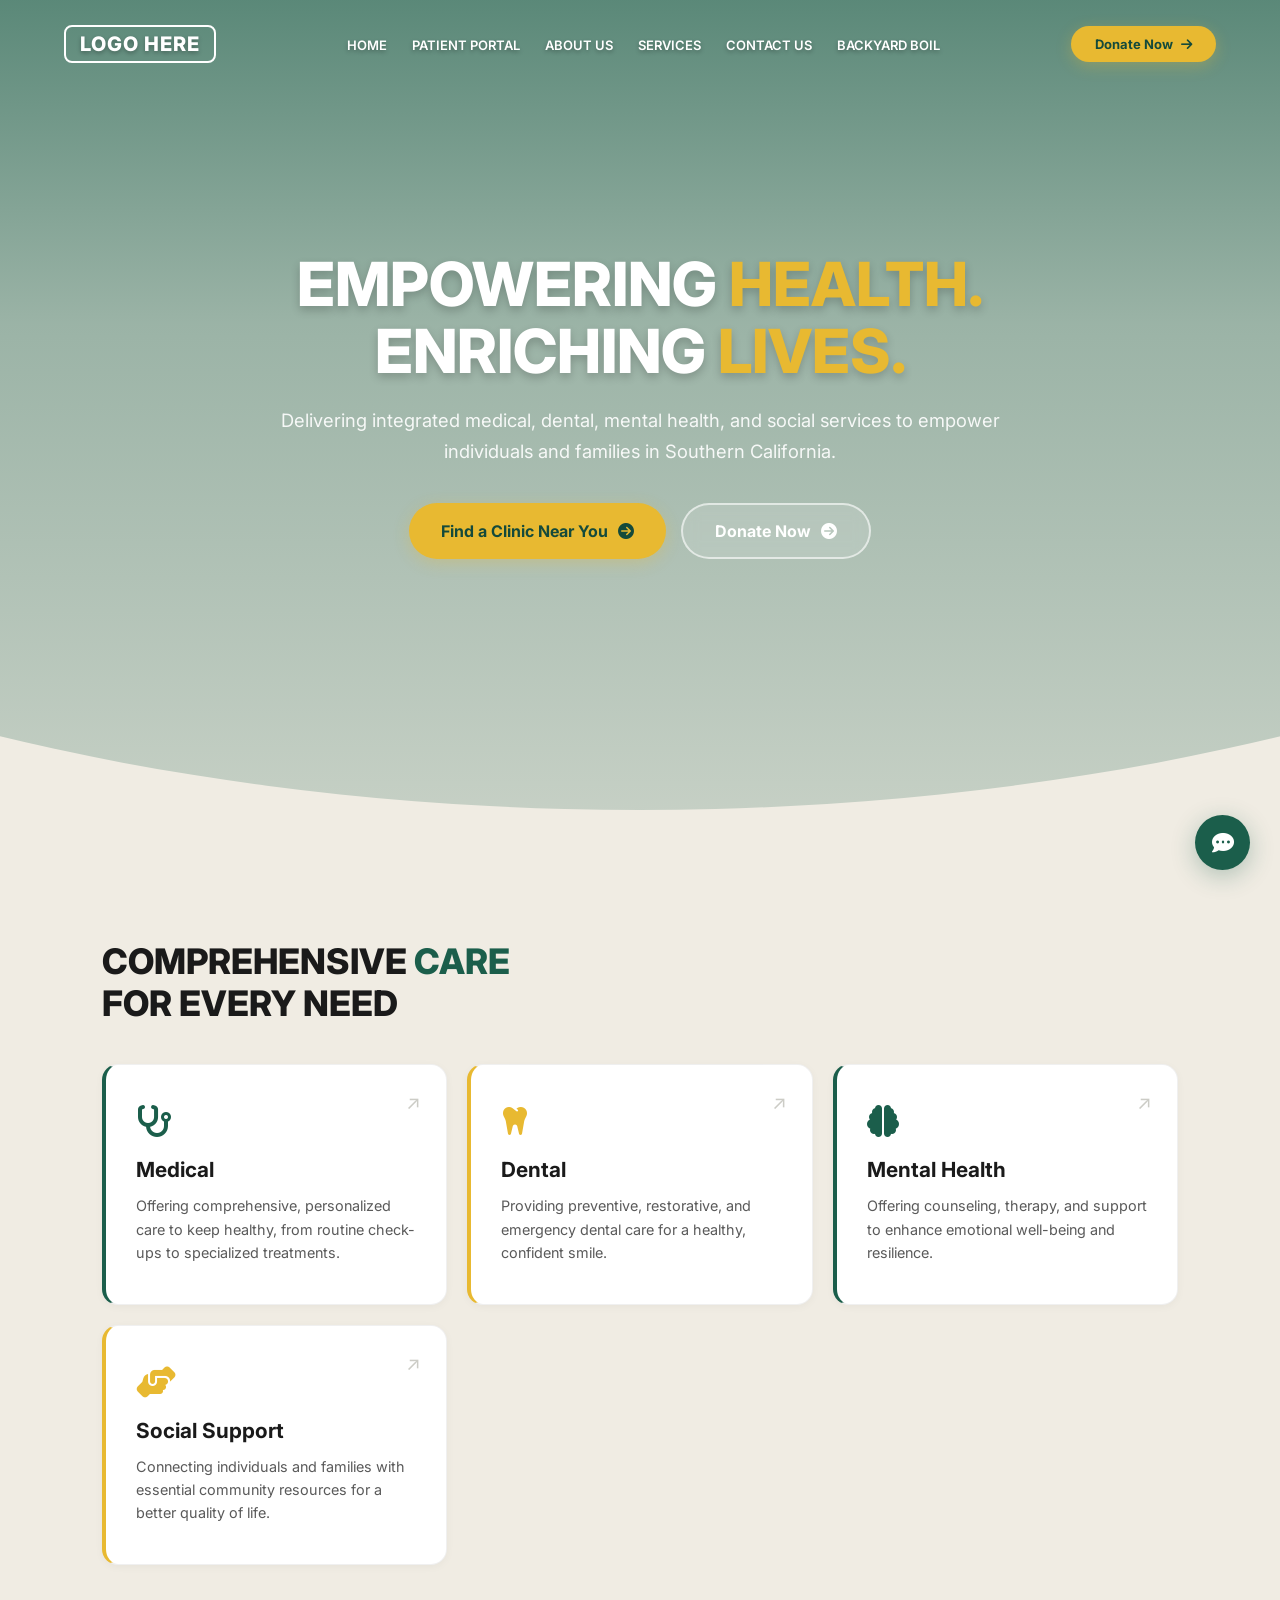
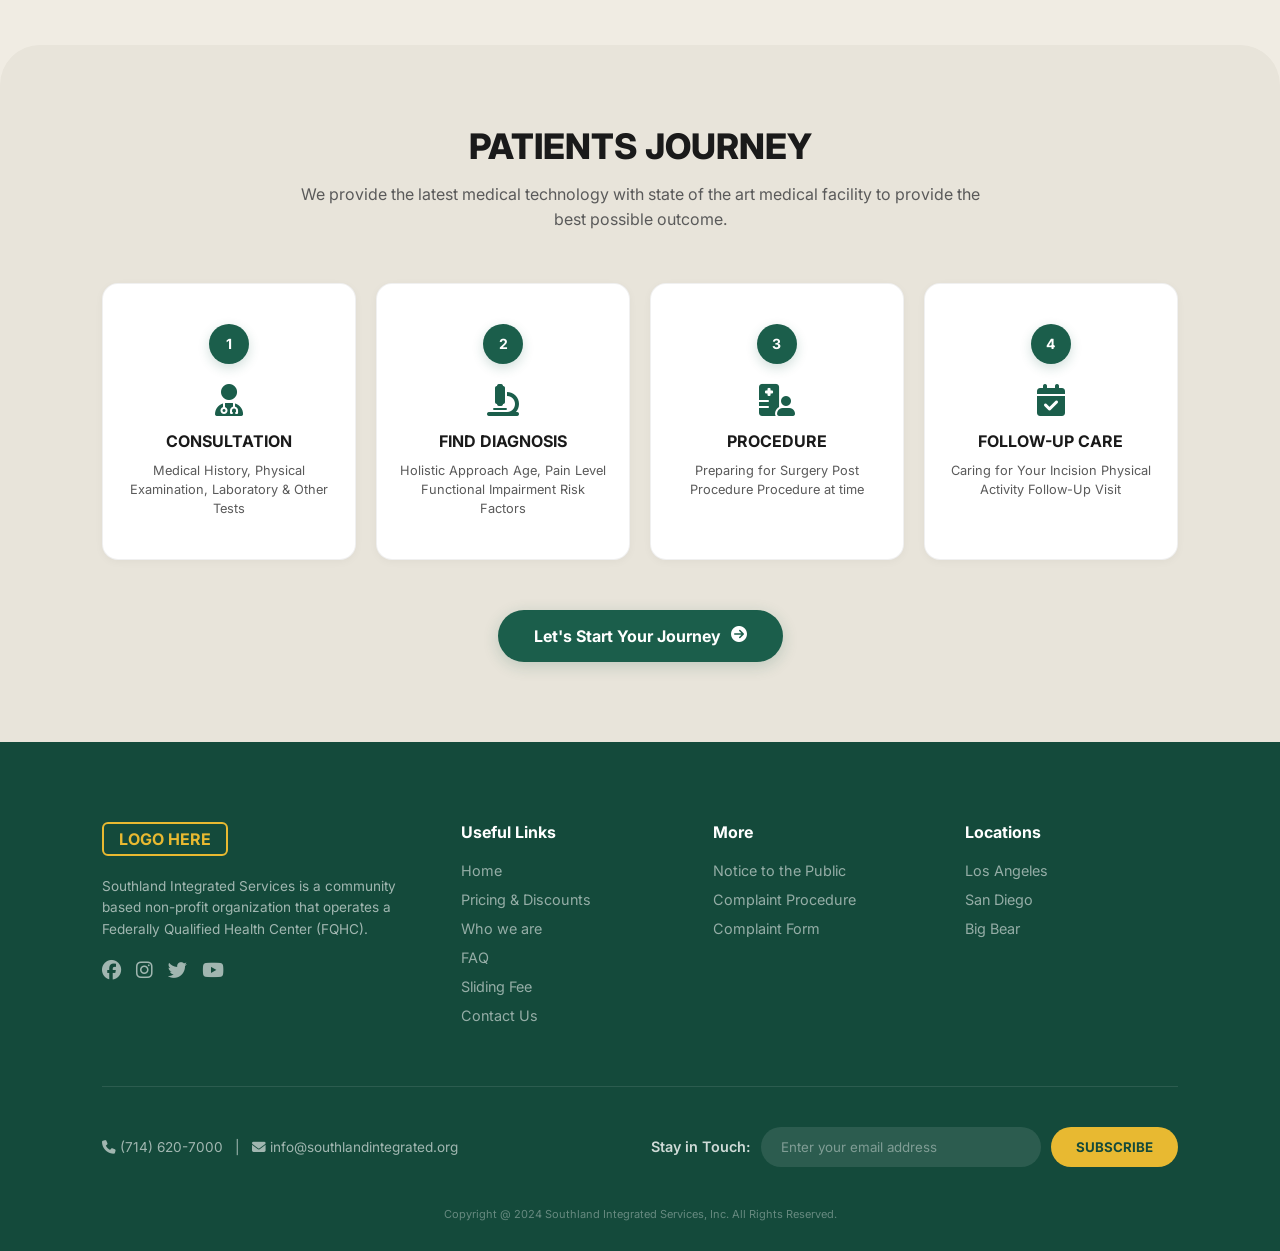
<file: index/index.html>
<!DOCTYPE html>
<html lang="en">

<head>
    <meta charset="UTF-8">
    <meta name="viewport" content="width=device-width, initial-scale=1.0">
    <title>Southland Integrated Services - Healthcare</title>
    <link href="https://fonts.googleapis.com/css2?family=Inter:wght@300;400;500;600;700;800&display=swap"
        rel="stylesheet">
    <link rel="stylesheet" href="https://cdnjs.cloudflare.com/ajax/libs/font-awesome/6.4.0/css/all.min.css">

    <style>
        :root {
            --bg-cream: #F0ECE3;
            --bg-warm: #E8E4DA;
            --teal: #1B5E4B;
            --teal-light: #2A7A62;
            --teal-dark: #144A3B;
            --yellow: #E8B931;
            --yellow-light: #F5D56A;
            --yellow-dim: rgba(232, 185, 49, 0.12);
            --card-bg: #FFFFFF;
            --text-dark: #1A1A1A;
            --text-body: #5A5A5A;
            --text-muted: #9A9A8E;
            --border: rgba(0, 0, 0, 0.06);
            --shadow-sm: 0 2px 8px rgba(0, 0, 0, 0.04);
            --shadow-md: 0 6px 20px rgba(0, 0, 0, 0.06);
            --shadow-lg: 0 12px 40px rgba(0, 0, 0, 0.1);
        }

        * {
            margin: 0;
            padding: 0;
            box-sizing: border-box;
            font-family: 'Inter', sans-serif;
        }

        body {
            background-color: var(--bg-cream);
            overflow-x: hidden;
            color: var(--text-dark);
        }

        /* --- Header --- */
        header {
            display: flex;
            justify-content: space-between;
            align-items: center;
            padding: 25px 5%;
            position: absolute;
            width: 100%;
            z-index: 100;
        }

        .logo {
            font-weight: 800;
            font-size: 20px;
            border: 2px solid #fff;
            color: #fff;
            padding: 5px 14px;
            letter-spacing: 1px;
            text-shadow: 0 2px 4px rgba(0, 0, 0, 0.3);
            border-radius: 8px;
        }

        nav ul {
            display: flex;
            list-style: none;
            gap: 25px;
        }

        nav a {
            text-decoration: none;
            color: #fff;
            font-size: 13px;
            font-weight: 600;
            text-transform: uppercase;
            text-shadow: 0 2px 4px rgba(0, 0, 0, 0.3);
            transition: color 0.3s;
        }

        nav a:hover {
            color: var(--yellow);
        }

        .btn-donate-top {
            background-color: var(--yellow);
            color: var(--teal-dark);
            padding: 10px 24px;
            border-radius: 25px;
            text-decoration: none;
            font-size: 13px;
            font-weight: 700;
            display: flex;
            align-items: center;
            gap: 8px;
            box-shadow: 0 4px 15px rgba(232, 185, 49, 0.3);
            transition: all 0.3s;
        }

        .btn-donate-top:hover {
            transform: translateY(-2px);
            box-shadow: 0 6px 20px rgba(232, 185, 49, 0.4);
        }

        /* --- Hero Section --- */
        .hero-container {
            position: relative;
            width: 100%;
            height: 90vh;
            background: url('https://images.unsplash.com/photo-1576091160550-2173dba999ef?auto=format&fit=crop&w=1920&q=80') center/cover no-repeat;
            display: flex;
            flex-direction: column;
            align-items: center;
            justify-content: center;
            text-align: center;
            clip-path: ellipse(120% 100% at 50% 0%);
            margin-bottom: 50px;
        }

        .hero-container::before {
            content: "";
            position: absolute;
            top: 0;
            left: 0;
            width: 100%;
            height: 100%;
            background: linear-gradient(to bottom, rgba(27, 94, 75, 0.7) 0%, rgba(27, 94, 75, 0.4) 40%, rgba(27, 94, 75, 0.2) 100%);
            z-index: 1;
        }

        .hero-content {
            position: relative;
            z-index: 2;
            max-width: 850px;
            padding: 20px;
        }

        .hero-content h1 {
            font-size: 3.8rem;
            font-weight: 800;
            line-height: 1.1;
            margin-bottom: 20px;
            color: #fff;
            text-shadow: 0 4px 10px rgba(0, 0, 0, 0.2);
        }

        .hero-content h1 span {
            color: var(--yellow);
        }

        .hero-content p {
            font-size: 1.15rem;
            color: rgba(255, 255, 255, 0.9);
            margin-bottom: 35px;
            line-height: 1.7;
        }

        .hero-btns {
            display: flex;
            gap: 15px;
            justify-content: center;
        }

        .btn-fill {
            background: var(--yellow);
            color: var(--teal-dark);
            padding: 16px 32px;
            border-radius: 35px;
            text-decoration: none;
            font-weight: 700;
            display: flex;
            align-items: center;
            gap: 10px;
            transition: 0.3s;
            box-shadow: 0 4px 16px rgba(232, 185, 49, 0.3);
        }

        .btn-fill:hover {
            background: var(--yellow-light);
            transform: scale(1.05);
            box-shadow: 0 6px 24px rgba(232, 185, 49, 0.4);
        }

        .btn-outline {
            background: rgba(255, 255, 255, 0.12);
            backdrop-filter: blur(8px);
            border: 2px solid rgba(255, 255, 255, 0.6);
            color: white;
            padding: 16px 32px;
            border-radius: 35px;
            text-decoration: none;
            font-weight: 700;
            display: flex;
            align-items: center;
            gap: 10px;
            transition: 0.3s;
        }

        .btn-outline:hover {
            background: white;
            color: var(--teal);
            border-color: white;
        }

        /* --- Service Cards Section --- */
        .services-section {
            padding: 80px 8%;
        }

        .section-title {
            text-align: left;
            font-size: 2.2rem;
            margin-bottom: 40px;
            line-height: 1.2;
            color: var(--text-dark);
            font-weight: 800;
        }

        .section-title span {
            color: var(--teal);
        }

        .services-grid {
            display: grid;
            grid-template-columns: repeat(auto-fit, minmax(260px, 1fr));
            gap: 20px;
        }

        .card {
            padding: 40px 30px;
            border-radius: 16px;
            position: relative;
            transition: 0.3s;
            box-shadow: var(--shadow-sm);
            border: 1.5px solid var(--border);
        }

        .card:hover {
            transform: translateY(-8px);
            box-shadow: var(--shadow-md);
        }

        .card.blue {
            background-color: #FFFFFF;
            border-left: 4px solid var(--teal);
        }

        .card.green {
            background-color: #FFFFFF;
            border-left: 4px solid var(--yellow);
        }

        .card-icon {
            font-size: 2rem;
            color: var(--teal);
            margin-bottom: 20px;
        }

        .card.green .card-icon {
            color: var(--yellow);
        }

        .card h3 {
            margin-bottom: 12px;
            font-size: 1.3rem;
            color: var(--text-dark);
            font-weight: 700;
        }

        .card p {
            font-size: 0.9rem;
            color: var(--text-body);
            line-height: 1.6;
        }

        .card-arrow {
            position: absolute;
            top: 25px;
            right: 25px;
            font-size: 1.2rem;
            color: var(--text-muted);
            opacity: 0.5;
            transition: 0.3s;
        }

        .card:hover .card-arrow {
            opacity: 1;
            color: var(--teal);
        }

        /* --- Patient Journey Section --- */
        .journey-section {
            padding: 80px 8%;
            text-align: center;
            background: var(--bg-warm);
            border-radius: 40px 40px 0 0;
        }

        .journey-header h2 {
            font-size: 2.2rem;
            margin-bottom: 15px;
            font-weight: 800;
            color: var(--text-dark);
        }

        .journey-header p {
            color: var(--text-body);
            max-width: 700px;
            margin: 0 auto 50px;
            line-height: 1.6;
        }

        .journey-grid {
            display: grid;
            grid-template-columns: repeat(4, 1fr);
            gap: 20px;
        }

        .step-card {
            background: white;
            padding: 40px 20px;
            border-radius: 16px;
            box-shadow: var(--shadow-sm);
            position: relative;
            transition: 0.3s;
            border: 1.5px solid var(--border);
        }

        .step-card:hover {
            transform: translateY(-5px);
            box-shadow: var(--shadow-md);
        }

        .step-circle {
            width: 40px;
            height: 40px;
            background: var(--teal);
            color: white;
            border-radius: 50%;
            display: flex;
            align-items: center;
            justify-content: center;
            margin: 0 auto 20px;
            font-weight: 700;
            font-size: 14px;
            box-shadow: 0 4px 12px rgba(27, 94, 75, 0.2);
        }

        .step-card i {
            font-size: 2rem;
            margin-bottom: 15px;
            display: block;
            color: var(--teal);
        }

        .step-card h4 {
            margin-bottom: 10px;
            font-size: 1rem;
            color: var(--text-dark);
            font-weight: 700;
        }

        .step-card p {
            font-size: 0.8rem;
            color: var(--text-body);
            line-height: 1.5;
        }

        .btn-journey {
            margin-top: 50px;
            display: inline-flex;
            background-color: var(--teal);
            color: white;
            padding: 16px 36px;
            border-radius: 35px;
            text-decoration: none;
            font-weight: 700;
            gap: 10px;
            transition: 0.3s;
            box-shadow: 0 4px 16px rgba(27, 94, 75, 0.2);
        }

        .btn-journey:hover {
            background: var(--teal-light);
            transform: translateY(-2px);
            box-shadow: 0 6px 24px rgba(27, 94, 75, 0.25);
        }

        /* --- Footer --- */
        footer {
            background-color: var(--teal-dark);
            color: white;
            padding: 80px 8% 30px;
        }

        .footer-main {
            display: grid;
            grid-template-columns: 1.5fr 1fr 1fr 1fr;
            gap: 40px;
            border-bottom: 1px solid rgba(255, 255, 255, 0.1);
            padding-bottom: 50px;
        }

        .footer-logo {
            border: 2px solid var(--yellow);
            color: var(--yellow);
            display: inline-block;
            padding: 5px 15px;
            margin-bottom: 20px;
            font-weight: 700;
            border-radius: 6px;
        }

        .footer-main p {
            font-size: 0.85rem;
            color: rgba(255, 255, 255, 0.6);
            margin-bottom: 20px;
            line-height: 1.6;
        }

        .social-icons {
            display: flex;
            gap: 15px;
            font-size: 1.2rem;
        }

        .social-icons i {
            color: rgba(255, 255, 255, 0.6);
            transition: color 0.3s;
            cursor: pointer;
        }

        .social-icons i:hover {
            color: var(--yellow);
        }

        .footer-col h4 {
            margin-bottom: 20px;
            font-size: 1rem;
            color: #fff;
            font-weight: 700;
        }

        .footer-col ul {
            list-style: none;
        }

        .footer-col li {
            color: rgba(255, 255, 255, 0.55);
            margin-bottom: 12px;
            font-size: 0.9rem;
            cursor: pointer;
            transition: color 0.3s;
        }

        .footer-col li:hover {
            color: var(--yellow);
        }

        .footer-bar {
            padding-top: 40px;
            display: flex;
            justify-content: space-between;
            align-items: center;
            flex-wrap: wrap;
            gap: 20px;
        }

        .footer-bar .info {
            color: rgba(255, 255, 255, 0.6);
            font-size: 0.85rem;
        }

        .newsletter {
            display: flex;
            align-items: center;
            gap: 10px;
        }

        .newsletter span {
            color: rgba(255, 255, 255, 0.8);
        }

        .newsletter input {
            padding: 12px 20px;
            border-radius: 25px;
            border: none;
            width: 280px;
            outline: none;
            background: rgba(255, 255, 255, 0.1);
            color: white;
            font-family: inherit;
        }

        .newsletter input::placeholder {
            color: rgba(255, 255, 255, 0.4);
        }

        .btn-sub {
            background: var(--yellow);
            color: var(--teal-dark);
            padding: 12px 25px;
            border: none;
            border-radius: 25px;
            font-weight: 700;
            cursor: pointer;
            font-family: inherit;
            transition: 0.3s;
        }

        .btn-sub:hover {
            background: var(--yellow-light);
        }

        footer .copyright {
            text-align: center;
            color: rgba(255, 255, 255, 0.35);
            font-size: 11px;
            margin-top: 40px;
        }

        .chat-widget {
            position: fixed;
            bottom: 30px;
            right: 30px;
            background: var(--teal);
            color: white;
            width: 55px;
            height: 55px;
            border-radius: 50%;
            display: flex;
            align-items: center;
            justify-content: center;
            font-size: 22px;
            box-shadow: 0 6px 24px rgba(27, 94, 75, 0.3);
            cursor: pointer;
            z-index: 1000;
            transition: 0.3s;
        }

        .chat-widget:hover {
            transform: scale(1.1);
            box-shadow: 0 8px 30px rgba(27, 94, 75, 0.4);
        }

        @media (max-width: 992px) {
            .hero-content h1 {
                font-size: 2.5rem;
            }

            .journey-grid,
            .footer-main {
                grid-template-columns: 1fr 1fr;
            }

            nav {
                display: none;
            }
        }

        @media (max-width: 600px) {
            .hero-content h1 {
                font-size: 1.8rem;
            }

            .journey-grid,
            .footer-main {
                grid-template-columns: 1fr;
            }

            .newsletter input {
                width: 200px;
            }
        }
    </style>
</head>

<body>

    <!-- Chat Button -->
    <div class="chat-widget"><i class="fa-solid fa-comment-dots"></i></div>

    <header id="siteHeader">
        <div class="logo">LOGO HERE</div>
        <nav>
            <ul>
                <li><a href="#">Home</a></li>
                <li><a href="#">Patient Portal</a></li>
                <li><a href="#">About Us</a></li>
                <li><a href="#">Services</a></li>
                <li><a href="#">Contact Us</a></li>
                <li><a href="#">Backyard Boil</a></li>
            </ul>
        </nav>
        <a href="#" class="btn-donate-top">Donate Now <i class="fa-solid fa-arrow-right"></i></a>
    </header>

    <!-- Hero Section -->
    <section class="hero-container">
        <div class="hero-content">
            <h1>EMPOWERING <span>HEALTH.</span><br>ENRICHING <span>LIVES.</span></h1>
            <p>Delivering integrated medical, dental, mental health, and social services to empower individuals and
                families in Southern California.</p>
            <div class="hero-btns">
                <a href="#" class="btn-fill">Find a Clinic Near You <i class="fa-solid fa-circle-arrow-right"></i></a>
                <a href="#" class="btn-outline">Donate Now <i class="fa-solid fa-circle-arrow-right"></i></a>
            </div>
        </div>
    </section>

    <!-- Services Section -->
    <section class="services-section">
        <h2 class="section-title">COMPREHENSIVE <span>CARE</span><br>FOR EVERY NEED</h2>
        <div class="services-grid">
            <div class="card blue">
                <i class="fa-solid fa-stethoscope card-icon"></i>
                <div class="card-arrow">↗</div>
                <h3>Medical</h3>
                <p>Offering comprehensive, personalized care to keep healthy, from routine check-ups to specialized
                    treatments.</p>
            </div>
            <div class="card green">
                <i class="fa-solid fa-tooth card-icon"></i>
                <div class="card-arrow">↗</div>
                <h3>Dental</h3>
                <p>Providing preventive, restorative, and emergency dental care for a healthy, confident smile.</p>
            </div>
            <div class="card blue">
                <i class="fa-solid fa-brain card-icon"></i>
                <div class="card-arrow">↗</div>
                <h3>Mental Health</h3>
                <p>Offering counseling, therapy, and support to enhance emotional well-being and resilience.</p>
            </div>
            <div class="card green">
                <i class="fa-solid fa-handshake-angle card-icon"></i>
                <div class="card-arrow">↗</div>
                <h3>Social Support</h3>
                <p>Connecting individuals and families with essential community resources for a better quality of life.
                </p>
            </div>
        </div>
    </section>

    <!-- Patient Journey Section -->
    <section class="journey-section">
        <div class="journey-header">
            <h2>PATIENTS JOURNEY</h2>
            <p>We provide the latest medical technology with state of the art medical facility to provide the best
                possible outcome.</p>
        </div>
        <div class="journey-grid">
            <div class="step-card">
                <div class="step-circle">1</div>
                <i class="fa-solid fa-user-doctor"></i>
                <h4>CONSULTATION</h4>
                <p>Medical History, Physical Examination, Laboratory & Other Tests</p>
            </div>
            <div class="step-card">
                <div class="step-circle">2</div>
                <i class="fa-solid fa-microscope"></i>
                <h4>FIND DIAGNOSIS</h4>
                <p>Holistic Approach Age, Pain Level Functional Impairment Risk Factors</p>
            </div>
            <div class="step-card">
                <div class="step-circle">3</div>
                <i class="fa-solid fa-hospital-user"></i>
                <h4>PROCEDURE</h4>
                <p>Preparing for Surgery Post Procedure Procedure at time</p>
            </div>
            <div class="step-card">
                <div class="step-circle">4</div>
                <i class="fa-solid fa-calendar-check"></i>
                <h4>FOLLOW-UP CARE</h4>
                <p>Caring for Your Incision Physical Activity Follow-Up Visit</p>
            </div>
        </div>
        <a href="#" class="btn-journey">Let's Start Your Journey <i class="fa-solid fa-circle-arrow-right"></i></a>
    </section>

    <!-- Footer -->
    <footer>
        <div class="footer-main">
            <div class="footer-col">
                <div class="footer-logo">LOGO HERE</div>
                <p>Southland Integrated Services is a community based non-profit organization that operates a Federally
                    Qualified Health Center (FQHC).</p>
                <div class="social-icons">
                    <i class="fa-brands fa-facebook"></i>
                    <i class="fa-brands fa-instagram"></i>
                    <i class="fa-brands fa-twitter"></i>
                    <i class="fa-brands fa-youtube"></i>
                </div>
            </div>
            <div class="footer-col">
                <h4>Useful Links</h4>
                <ul>
                    <li>Home</li>
                    <li>Pricing & Discounts</li>
                    <li>Who we are</li>
                    <li>FAQ</li>
                    <li>Sliding Fee</li>
                    <li>Contact Us</li>
                </ul>
            </div>
            <div class="footer-col">
                <h4>More</h4>
                <ul>
                    <li>Notice to the Public</li>
                    <li>Complaint Procedure</li>
                    <li>Complaint Form</li>
                </ul>
            </div>
            <div class="footer-col">
                <h4>Locations</h4>
                <ul>
                    <li>Los Angeles</li>
                    <li>San Diego</li>
                    <li>Big Bear</li>
                </ul>
            </div>
        </div>

        <div class="footer-bar">
            <div class="info">
                <span><i class="fa-solid fa-phone"></i> (714) 620-7000</span> &nbsp; | &nbsp;
                <span><i class="fa-solid fa-envelope"></i> info@southlandintegrated.org</span>
            </div>
            <div class="newsletter">
                <span style="font-weight: 600; font-size: 0.9rem;">Stay in Touch:</span>
                <input type="text" placeholder="Enter your email address">
                <button class="btn-sub">SUBSCRIBE</button>
            </div>
        </div>
        <p class="copyright">Copyright @ 2024 Southland Integrated Services, Inc. All Rights Reserved.</p>
    </footer>

    <script>
        // Smooth Sticky Header behavior
        window.addEventListener('scroll', () => {
            const header = document.querySelector('header');
            const logo = document.querySelector('.logo');
            const navLinks = document.querySelectorAll('nav a');

            if (window.scrollY > 80) {
                header.style.backgroundColor = "rgba(240,236,227,0.97)";
                header.style.position = "fixed";
                header.style.boxShadow = "0 2px 10px rgba(0,0,0,0.06)";
                header.style.padding = "15px 5%";
                logo.style.color = "#1B5E4B";
                logo.style.borderColor = "#1B5E4B";
                navLinks.forEach(link => {
                    link.style.color = "#1A1A1A";
                    link.style.textShadow = "none";
                });
            } else {
                header.style.backgroundColor = "transparent";
                header.style.position = "absolute";
                header.style.boxShadow = "none";
                header.style.padding = "25px 5%";
                logo.style.color = "#fff";
                logo.style.borderColor = "#fff";
                navLinks.forEach(link => {
                    link.style.color = "#fff";
                    link.style.textShadow = "0 2px 4px rgba(0,0,0,0.3)";
                });
            }
        });
    </script>
</body>

</html>
</file>
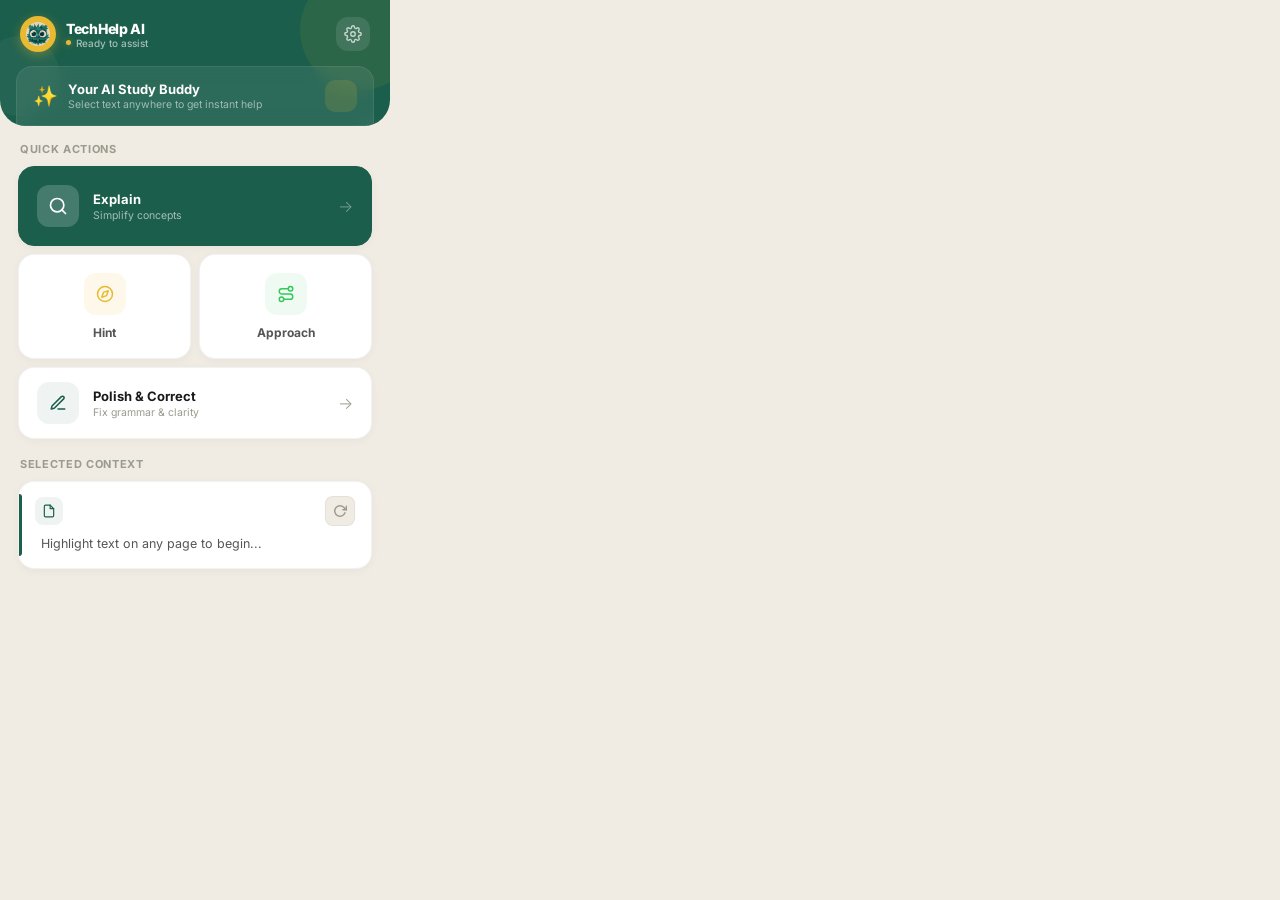
<file: popup.html>
<!DOCTYPE html>
<html lang="en">

<head>
    <meta charset="UTF-8">
    <meta name="viewport" content="width=device-width, initial-scale=1.0">
    <title>TechHelp AI</title>
    <link rel="stylesheet" href="popup.css">
    <link href="https://fonts.googleapis.com/css2?family=Inter:wght@400;500;600;700;800&display=swap" rel="stylesheet">
</head>

<body>
    <div class="app">
        <!-- Hero Header -->
        <div class="hero-header">
            <div class="hero-top">
                <div class="header-left">
                    <div class="avatar">
                        <img src="icons/icon48.png" alt="TechHelp AI" width="24" height="24"
                            style="border-radius: 50%;">
                    </div>
                    <div>
                        <div class="header-name">TechHelp AI</div>
                        <div class="header-status">
                            <span class="status-dot"></span>
                            Ready to assist
                        </div>
                    </div>
                </div>
                <button id="settingsBtn" class="header-btn" title="Settings">
                    <svg width="18" height="18" viewBox="0 0 24 24" fill="none" stroke="currentColor" stroke-width="1.8"
                        stroke-linecap="round" stroke-linejoin="round">
                        <circle cx="12" cy="12" r="3" />
                        <path
                            d="M19.4 15a1.65 1.65 0 00.33 1.82l.06.06a2 2 0 010 2.83 2 2 0 01-2.83 0l-.06-.06a1.65 1.65 0 00-1.82-.33 1.65 1.65 0 00-1 1.51V21a2 2 0 01-2 2 2 2 0 01-2-2v-.09A1.65 1.65 0 009 19.4a1.65 1.65 0 00-1.82.33l-.06.06a2 2 0 01-2.83 0 2 2 0 010-2.83l.06-.06A1.65 1.65 0 004.68 15a1.65 1.65 0 00-1.51-1H3a2 2 0 01-2-2 2 2 0 012-2h.09A1.65 1.65 0 004.6 9a1.65 1.65 0 00-.33-1.82l-.06-.06a2 2 0 010-2.83 2 2 0 012.83 0l.06.06A1.65 1.65 0 009 4.68a1.65 1.65 0 001-1.51V3a2 2 0 012-2 2 2 0 012 2v.09a1.65 1.65 0 001 1.51 1.65 1.65 0 001.82-.33l.06-.06a2 2 0 012.83 0 2 2 0 010 2.83l-.06.06A1.65 1.65 0 0019.4 9a1.65 1.65 0 001.51 1H21a2 2 0 012 2 2 2 0 01-2 2h-.09a1.65 1.65 0 00-1.51 1z" />
                    </svg>
                </button>
            </div>
            <!-- Greeting Banner -->
            <div class="greeting-banner">
                <div class="greeting-text">
                    <span class="greeting-emoji">✨</span>
                    <div>
                        <div class="greeting-title">Your AI Study Buddy</div>
                        <div class="greeting-sub">Select text anywhere to get instant help</div>
                    </div>
                </div>
                <div class="greeting-decoration"></div>
            </div>
        </div>

        <!-- Main View -->
        <div id="mainView" class="main">
            <!-- Quick Actions Bento -->
            <div class="section-label">Quick Actions</div>
            <div class="bento-grid">
                <button class="bento-card bento-primary action-card" data-type="explain">
                    <div class="bento-icon bento-icon-primary">
                        <svg width="20" height="20" viewBox="0 0 24 24" fill="none" stroke="currentColor"
                            stroke-width="2" stroke-linecap="round" stroke-linejoin="round">
                            <circle cx="11" cy="11" r="8" />
                            <line x1="21" y1="21" x2="16.65" y2="16.65" />
                        </svg>
                    </div>
                    <div class="bento-content">
                        <span class="bento-title">Explain</span>
                        <span class="bento-sub">Simplify concepts</span>
                    </div>
                    <div class="bento-arrow">→</div>
                </button>
                <button class="bento-card bento-sm action-card" data-type="hint">
                    <div class="bento-icon bento-icon-yellow">
                        <svg width="18" height="18" viewBox="0 0 24 24" fill="none" stroke="currentColor"
                            stroke-width="2" stroke-linecap="round" stroke-linejoin="round">
                            <circle cx="12" cy="12" r="10" />
                            <polygon points="16.24 7.76 14.12 14.12 7.76 16.24 9.88 9.88 16.24 7.76" />
                        </svg>
                    </div>
                    <span class="bento-title-sm">Hint</span>
                </button>
                <button class="bento-card bento-sm action-card" data-type="approach">
                    <div class="bento-icon bento-icon-green">
                        <svg width="18" height="18" viewBox="0 0 24 24" fill="none" stroke="currentColor"
                            stroke-width="2" stroke-linecap="round" stroke-linejoin="round">
                            <circle cx="6" cy="19" r="3" />
                            <path d="M9 19h8.5a3.5 3.5 0 000-7h-11a3.5 3.5 0 010-7H15" />
                            <circle cx="18" cy="5" r="3" />
                        </svg>
                    </div>
                    <span class="bento-title-sm">Approach</span>
                </button>
                <button class="bento-card bento-wide action-card" data-type="grammar">
                    <div class="bento-icon bento-icon-teal">
                        <svg width="18" height="18" viewBox="0 0 24 24" fill="none" stroke="currentColor"
                            stroke-width="2" stroke-linecap="round" stroke-linejoin="round">
                            <path d="M12 20h9" />
                            <path d="M16.5 3.5a2.121 2.121 0 013 3L7 19l-4 1 1-4L16.5 3.5z" />
                        </svg>
                    </div>
                    <div class="bento-content">
                        <span class="bento-title">Polish & Correct</span>
                        <span class="bento-sub">Fix grammar & clarity</span>
                    </div>
                    <div class="bento-arrow">→</div>
                </button>
            </div>

            <!-- Context Section -->
            <div class="section-label">Selected Context</div>
            <div class="context-section">
                <div class="context-header">
                    <div class="context-icon-wrap">
                        <svg width="14" height="14" viewBox="0 0 24 24" fill="none" stroke="currentColor"
                            stroke-width="2" stroke-linecap="round" stroke-linejoin="round">
                            <path d="M14 2H6a2 2 0 00-2 2v16a2 2 0 002 2h12a2 2 0 002-2V8z" />
                            <polyline points="14 2 14 8 20 8" />
                        </svg>
                    </div>
                    <button id="refreshBtn" class="refresh-btn" title="Refresh">
                        <svg width="14" height="14" viewBox="0 0 24 24" fill="none" stroke="currentColor"
                            stroke-width="2.5" stroke-linecap="round" stroke-linejoin="round">
                            <polyline points="23 4 23 10 17 10" />
                            <path d="M20.49 15a9 9 0 11-2.12-9.36L23 10" />
                        </svg>
                    </button>
                </div>
                <div id="selectedTextDisplay" class="context-text">Highlight text on any page to begin...</div>
            </div>

            <!-- Result -->
            <div id="resultContainer" class="result-section hidden">
                <div class="result-header">
                    <span class="result-tag" id="resultTypeTitle">Result</span>
                    <button id="copyBtn" class="copy-btn">
                        <svg width="13" height="13" viewBox="0 0 24 24" fill="none" stroke="currentColor"
                            stroke-width="2" stroke-linecap="round" stroke-linejoin="round">
                            <rect x="9" y="9" width="13" height="13" rx="2" ry="2" />
                            <path d="M5 15H4a2 2 0 01-2-2V4a2 2 0 012-2h9a2 2 0 012 2v1" />
                        </svg>
                        Copy
                    </button>
                </div>
                <div class="result-body">
                    <div id="resultContent" class="result-text"></div>
                    <div id="loader" class="loader hidden">
                        <div class="spinner"></div>
                    </div>
                </div>
            </div>
        </div>

        <!-- Settings View -->
        <div id="settingsView" class="main hidden">
            <div class="settings-nav">
                <button id="backBtn" class="back-nav">
                    <svg width="18" height="18" viewBox="0 0 24 24" fill="none" stroke="currentColor" stroke-width="2"
                        stroke-linecap="round" stroke-linejoin="round">
                        <line x1="19" y1="12" x2="5" y2="12" />
                        <polyline points="12 19 5 12 12 5" />
                    </svg>
                </button>
                <span class="settings-heading">Settings</span>
            </div>
            <div class="settings-body">
                <label class="field-label">API Key</label>
                <p class="field-desc">Enter a <strong>Groq</strong> or <strong>Gemini</strong> key to activate AI
                    features.</p>
                <div class="input-group">
                    <svg class="input-icon" width="16" height="16" viewBox="0 0 24 24" fill="none" stroke="currentColor"
                        stroke-width="2" stroke-linecap="round" stroke-linejoin="round">
                        <path
                            d="M21 2l-2 2m-7.61 7.61a5.5 5.5 0 11-7.778 7.778 5.5 5.5 0 017.777-7.777zm0 0L15.5 7.5m0 0l3 3L22 7l-3-3m-3.5 3.5L19 4" />
                    </svg>
                    <input type="password" id="apiKeyInput" class="field-input" placeholder="gsk_... or AIza...">
                </div>
                <button id="saveKeyBtn" class="cta-btn">
                    <svg width="16" height="16" viewBox="0 0 24 24" fill="none" stroke="currentColor" stroke-width="2.5"
                        stroke-linecap="round" stroke-linejoin="round">
                        <polyline points="20 6 9 17 4 12" />
                    </svg>
                    Save & Activate
                </button>
                <div class="security-row">
                    <svg width="12" height="12" viewBox="0 0 24 24" fill="none" stroke="currentColor" stroke-width="2"
                        stroke-linecap="round" stroke-linejoin="round">
                        <path d="M12 22s8-4 8-10V5l-8-3-8 3v7c0 6 8 10 8 10z" />
                    </svg>
                    <span>Encrypted & stored locally</span>
                </div>
            </div>
        </div>


    </div>
    <script src="popup.js"></script>
</body>

</html>
</file>
<file: popup.css>
/* ============================================
   TechHelp — Premium Planner Bento Layout
   Cream + Teal + Yellow, trendy modern design
   ============================================ */

@import url('https://fonts.googleapis.com/css2?family=Inter:wght@400;500;600;700;800&display=swap');

* {
    margin: 0;
    padding: 0;
    box-sizing: border-box;
}

:root {
    --bg: #F0ECE3;
    --bg-card: #FFFFFF;
    --bg-warm: #E8E4DA;
    --bg-input: #F7F5F0;
    --teal: #1B5E4B;
    --teal-light: #237A60;
    --teal-dim: rgba(27, 94, 75, 0.07);
    --teal-glow: rgba(27, 94, 75, 0.12);
    --yellow: #E8B931;
    --yellow-light: #F2CC5C;
    --yellow-dim: rgba(232, 185, 49, 0.1);
    --orange: #E07C3E;
    --green: #34C759;
    --text: #1A1A1A;
    --text2: #555;
    --text3: #9A9A8E;
    --border: rgba(0, 0, 0, 0.05);
    --r-sm: 12px;
    --r-md: 16px;
    --r-lg: 20px;
    --r-xl: 26px;
    --shadow: 0 2px 8px rgba(0, 0, 0, 0.04);
    --shadow-md: 0 6px 20px rgba(0, 0, 0, 0.06);
}

body {
    width: 390px;
    min-height: 540px;
    background: var(--bg);
    font-family: 'Inter', -apple-system, system-ui, sans-serif;
    color: var(--text);
    -webkit-font-smoothing: antialiased;
}

::-webkit-scrollbar {
    width: 3px;
}

::-webkit-scrollbar-track {
    background: transparent;
}

::-webkit-scrollbar-thumb {
    background: #ccc;
    border-radius: 10px;
}

.app {
    display: flex;
    flex-direction: column;
    min-height: 540px;
}

/* ==========================================
   HERO HEADER
   ========================================== */
.hero-header {
    background: var(--teal);
    border-radius: 0 0 var(--r-xl) var(--r-xl);
    padding: 16px 20px 0;
    position: relative;
    overflow: hidden;
}

.hero-header::before {
    content: '';
    position: absolute;
    top: -30px;
    right: -30px;
    width: 120px;
    height: 120px;
    background: var(--yellow);
    border-radius: 50%;
    opacity: 0.08;
}

.hero-header::after {
    content: '';
    position: absolute;
    bottom: 10px;
    left: -20px;
    width: 80px;
    height: 80px;
    background: rgba(255, 255, 255, 0.04);
    border-radius: 50%;
}

.hero-top {
    display: flex;
    align-items: center;
    justify-content: space-between;
    position: relative;
    z-index: 2;
    margin-bottom: 14px;
}

.header-left {
    display: flex;
    align-items: center;
    gap: 10px;
}

.avatar {
    width: 36px;
    height: 36px;
    background: var(--yellow);
    border-radius: 50%;
    display: flex;
    align-items: center;
    justify-content: center;
    box-shadow: 0 3px 12px rgba(232, 185, 49, 0.35);
}

.header-name {
    font-size: 14px;
    font-weight: 800;
    color: #fff;
    letter-spacing: -0.02em;
}

.header-status {
    display: flex;
    align-items: center;
    gap: 5px;
    font-size: 10px;
    color: rgba(255, 255, 255, 0.6);
    font-weight: 500;
}

.status-dot {
    width: 5px;
    height: 5px;
    background: var(--yellow);
    border-radius: 50%;
    box-shadow: 0 0 6px rgba(232, 185, 49, 0.5);
    animation: pulse 2s ease infinite;
}

@keyframes pulse {

    0%,
    100% {
        opacity: 1;
    }

    50% {
        opacity: 0.4;
    }
}

.header-btn {
    background: rgba(255, 255, 255, 0.1);
    border: none;
    color: rgba(255, 255, 255, 0.7);
    width: 34px;
    height: 34px;
    border-radius: var(--r-sm);
    cursor: pointer;
    display: flex;
    align-items: center;
    justify-content: center;
    transition: all 0.2s;
}

.header-btn:hover {
    background: rgba(255, 255, 255, 0.2);
    color: #fff;
}

/* Greeting Banner */
.greeting-banner {
    background: rgba(255, 255, 255, 0.08);
    backdrop-filter: blur(8px);
    border: 1px solid rgba(255, 255, 255, 0.08);
    border-radius: var(--r-md) var(--r-md) 0 0;
    padding: 14px 16px;
    position: relative;
    z-index: 2;
    margin: 0 -4px;
}

.greeting-text {
    display: flex;
    align-items: center;
    gap: 10px;
}

.greeting-emoji {
    font-size: 20px;
    line-height: 1;
}

.greeting-title {
    font-size: 13px;
    font-weight: 700;
    color: #fff;
}

.greeting-sub {
    font-size: 10.5px;
    color: rgba(255, 255, 255, 0.55);
    font-weight: 400;
    margin-top: 1px;
}

.greeting-decoration {
    position: absolute;
    right: 16px;
    top: 50%;
    transform: translateY(-50%);
    width: 32px;
    height: 32px;
    background: var(--yellow);
    border-radius: 10px;
    opacity: 0.15;
}

/* ==========================================
   MAIN CONTENT
   ========================================== */
.main {
    padding: 16px 18px 10px;
    flex: 1;
}

.section-label {
    font-size: 11px;
    font-weight: 700;
    text-transform: uppercase;
    letter-spacing: 0.06em;
    color: var(--text3);
    margin-bottom: 10px;
    padding-left: 2px;
}

/* ==========================================
   BENTO GRID
   ========================================== */
.bento-grid {
    display: grid;
    grid-template-columns: 1fr 1fr;
    gap: 8px;
    margin-bottom: 18px;
}

.bento-card {
    background: var(--bg-card);
    border: 1.5px solid var(--border);
    border-radius: var(--r-md);
    cursor: pointer;
    font-family: inherit;
    color: var(--text);
    text-align: left;
    transition: all 0.25s cubic-bezier(0.4, 0, 0.2, 1);
    position: relative;
    overflow: hidden;
    box-shadow: var(--shadow);
}

.bento-card:hover {
    transform: translateY(-3px);
    box-shadow: var(--shadow-md);
}

.bento-card:active {
    transform: translateY(0);
}

/* Primary — full width */
.bento-primary {
    grid-column: 1 / -1;
    background: var(--teal);
    border-color: var(--teal);
    color: #fff;
    padding: 18px;
    display: flex;
    align-items: center;
    gap: 14px;
}

.bento-primary:hover {
    box-shadow: 0 8px 28px rgba(27, 94, 75, 0.18);
}

.bento-primary .bento-title {
    color: #fff;
}

.bento-primary .bento-sub {
    color: rgba(255, 255, 255, 0.6);
}

.bento-primary .bento-arrow {
    color: rgba(255, 255, 255, 0.4);
}

/* Small cards — square */
.bento-sm {
    padding: 18px 14px;
    display: flex;
    flex-direction: column;
    align-items: center;
    gap: 10px;
    text-align: center;
}

/* Wide — full width */
.bento-wide {
    grid-column: 1 / -1;
    padding: 14px 18px;
    display: flex;
    align-items: center;
    gap: 14px;
}

/* Icons */
.bento-icon {
    width: 42px;
    height: 42px;
    border-radius: var(--r-sm);
    display: flex;
    align-items: center;
    justify-content: center;
    flex-shrink: 0;
    transition: all 0.2s;
}

.bento-icon-primary {
    background: rgba(255, 255, 255, 0.18);
    color: #fff;
}

.bento-icon-yellow {
    background: var(--yellow-dim);
    color: var(--yellow);
}

.bento-icon-green {
    background: rgba(52, 199, 89, 0.08);
    color: var(--green);
}

.bento-icon-teal {
    background: var(--teal-dim);
    color: var(--teal);
}

.bento-card:hover .bento-icon-yellow {
    background: var(--yellow);
    color: #fff;
    box-shadow: 0 4px 12px rgba(232, 185, 49, 0.2);
}

.bento-card:hover .bento-icon-green {
    background: var(--green);
    color: #fff;
    box-shadow: 0 4px 12px rgba(52, 199, 89, 0.2);
}

.bento-card:hover .bento-icon-teal {
    background: var(--teal);
    color: #fff;
    box-shadow: 0 4px 12px rgba(27, 94, 75, 0.2);
}

.bento-content {
    display: flex;
    flex-direction: column;
    gap: 2px;
    flex: 1;
    min-width: 0;
}

.bento-title {
    font-size: 13px;
    font-weight: 700;
    color: var(--text);
}

.bento-title-sm {
    font-size: 12px;
    font-weight: 700;
    color: var(--text2);
}

.bento-sub {
    font-size: 10.5px;
    color: var(--text3);
    font-weight: 400;
}

.bento-arrow {
    font-size: 16px;
    color: var(--text3);
    font-weight: 300;
    transition: transform 0.2s;
}

.bento-card:hover .bento-arrow {
    transform: translateX(3px);
}

/* ==========================================
   CONTEXT SECTION
   ========================================== */
.context-section {
    background: var(--bg-card);
    border: 1.5px solid var(--border);
    border-radius: var(--r-md);
    padding: 14px 16px;
    margin-bottom: 12px;
    box-shadow: var(--shadow);
    position: relative;
}

.context-section::before {
    content: '';
    position: absolute;
    left: 0;
    top: 12px;
    bottom: 12px;
    width: 3px;
    background: var(--teal);
    border-radius: 0 3px 3px 0;
}

.context-header {
    display: flex;
    align-items: center;
    justify-content: space-between;
    margin-bottom: 8px;
}

.context-icon-wrap {
    width: 28px;
    height: 28px;
    background: var(--teal-dim);
    color: var(--teal);
    border-radius: 8px;
    display: flex;
    align-items: center;
    justify-content: center;
}

.refresh-btn {
    background: var(--bg);
    border: 1px solid var(--border);
    color: var(--text3);
    width: 30px;
    height: 30px;
    border-radius: 8px;
    cursor: pointer;
    display: flex;
    align-items: center;
    justify-content: center;
    transition: all 0.2s;
}

.refresh-btn:hover {
    color: var(--teal);
    background: var(--teal-dim);
    border-color: var(--teal-glow);
}

.context-text {
    font-size: 12.5px;
    color: var(--text2);
    line-height: 1.6;
    max-height: 70px;
    overflow-y: auto;
    padding-left: 6px;
}

/* ==========================================
   RESULT SECTION
   ========================================== */
.result-section {
    background: var(--bg-card);
    border: 1.5px solid var(--border);
    border-radius: var(--r-md);
    padding: 14px 16px;
    margin-bottom: 10px;
    box-shadow: var(--shadow);
    animation: fadeUp 0.35s cubic-bezier(0.4, 0, 0.2, 1);
}

@keyframes fadeUp {
    from {
        opacity: 0;
        transform: translateY(8px);
    }

    to {
        opacity: 1;
        transform: translateY(0);
    }
}

.result-header {
    display: flex;
    align-items: center;
    justify-content: space-between;
    margin-bottom: 12px;
}

.result-tag {
    font-size: 10px;
    font-weight: 700;
    text-transform: uppercase;
    letter-spacing: 0.06em;
    color: #fff;
    background: var(--teal);
    padding: 4px 12px;
    border-radius: 8px;
}

.copy-btn {
    font-size: 11px;
    font-weight: 600;
    color: var(--text3);
    background: var(--bg);
    border: 1px solid var(--border);
    cursor: pointer;
    font-family: inherit;
    display: flex;
    align-items: center;
    gap: 5px;
    padding: 5px 12px;
    border-radius: 8px;
    transition: all 0.2s;
}

.copy-btn:hover {
    color: var(--teal);
    background: var(--teal-dim);
    border-color: var(--teal-glow);
}

.result-body {
    padding-top: 2px;
}

.result-text {
    font-size: 13px;
    line-height: 1.75;
    color: var(--text2);
    max-height: 200px;
    overflow-y: auto;
    white-space: pre-wrap;
    word-wrap: break-word;
}

/* Loader */
.loader {
    display: flex;
    justify-content: center;
    padding: 28px 0;
}

.spinner {
    width: 24px;
    height: 24px;
    border: 2.5px solid var(--bg-warm);
    border-top-color: var(--teal);
    border-radius: 50%;
    animation: spin 0.7s linear infinite;
}

@keyframes spin {
    to {
        transform: rotate(360deg);
    }
}

/* ==========================================
   SETTINGS
   ========================================== */
.settings-nav {
    display: flex;
    align-items: center;
    gap: 10px;
    margin-bottom: 18px;
}

.back-nav {
    background: var(--bg-card);
    border: 1.5px solid var(--border);
    color: var(--teal);
    width: 36px;
    height: 36px;
    border-radius: var(--r-sm);
    cursor: pointer;
    display: flex;
    align-items: center;
    justify-content: center;
    transition: all 0.2s;
    box-shadow: var(--shadow);
}

.back-nav:hover {
    background: var(--teal-dim);
}

.settings-heading {
    font-size: 18px;
    font-weight: 800;
}

.settings-body {
    background: var(--bg-card);
    border: 1.5px solid var(--border);
    border-radius: var(--r-md);
    padding: 20px;
    box-shadow: var(--shadow);
}

.field-label {
    font-size: 11px;
    font-weight: 700;
    text-transform: uppercase;
    letter-spacing: 0.06em;
    color: var(--text3);
    margin-bottom: 4px;
    display: block;
}

.field-desc {
    font-size: 12px;
    color: var(--text2);
    margin-bottom: 14px;
    line-height: 1.5;
}

.field-desc strong {
    color: var(--teal);
    font-weight: 600;
}

.input-group {
    position: relative;
    margin-bottom: 14px;
}

.input-icon {
    position: absolute;
    left: 14px;
    top: 50%;
    transform: translateY(-50%);
    color: var(--text3);
    pointer-events: none;
}

.field-input {
    width: 100%;
    background: var(--bg-input);
    border: 1.5px solid var(--border);
    border-radius: var(--r-sm);
    padding: 13px 14px 13px 42px;
    color: var(--text);
    font-family: inherit;
    font-size: 13px;
    transition: all 0.2s;
}

.field-input:focus {
    outline: none;
    border-color: var(--teal);
    background: #fff;
    box-shadow: 0 0 0 3px var(--teal-dim);
}

.field-input::placeholder {
    color: var(--text3);
}

.cta-btn {
    width: 100%;
    background: var(--teal);
    color: white;
    border: none;
    padding: 14px;
    border-radius: var(--r-sm);
    font-family: inherit;
    font-size: 13.5px;
    font-weight: 700;
    cursor: pointer;
    display: flex;
    align-items: center;
    justify-content: center;
    gap: 8px;
    transition: all 0.2s;
    box-shadow: 0 4px 14px var(--teal-glow);
}

.cta-btn:hover {
    background: var(--teal-light);
    box-shadow: 0 6px 20px rgba(27, 94, 75, 0.2);
    transform: translateY(-1px);
}

.cta-btn:active {
    transform: translateY(0);
}

.security-row {
    display: flex;
    align-items: center;
    justify-content: center;
    gap: 6px;
    margin-top: 16px;
    font-size: 11px;
    color: var(--text3);
}



/* ==========================================
   UTILITIES
   ========================================== */
.hidden {
    display: none !important;
}
</file>
